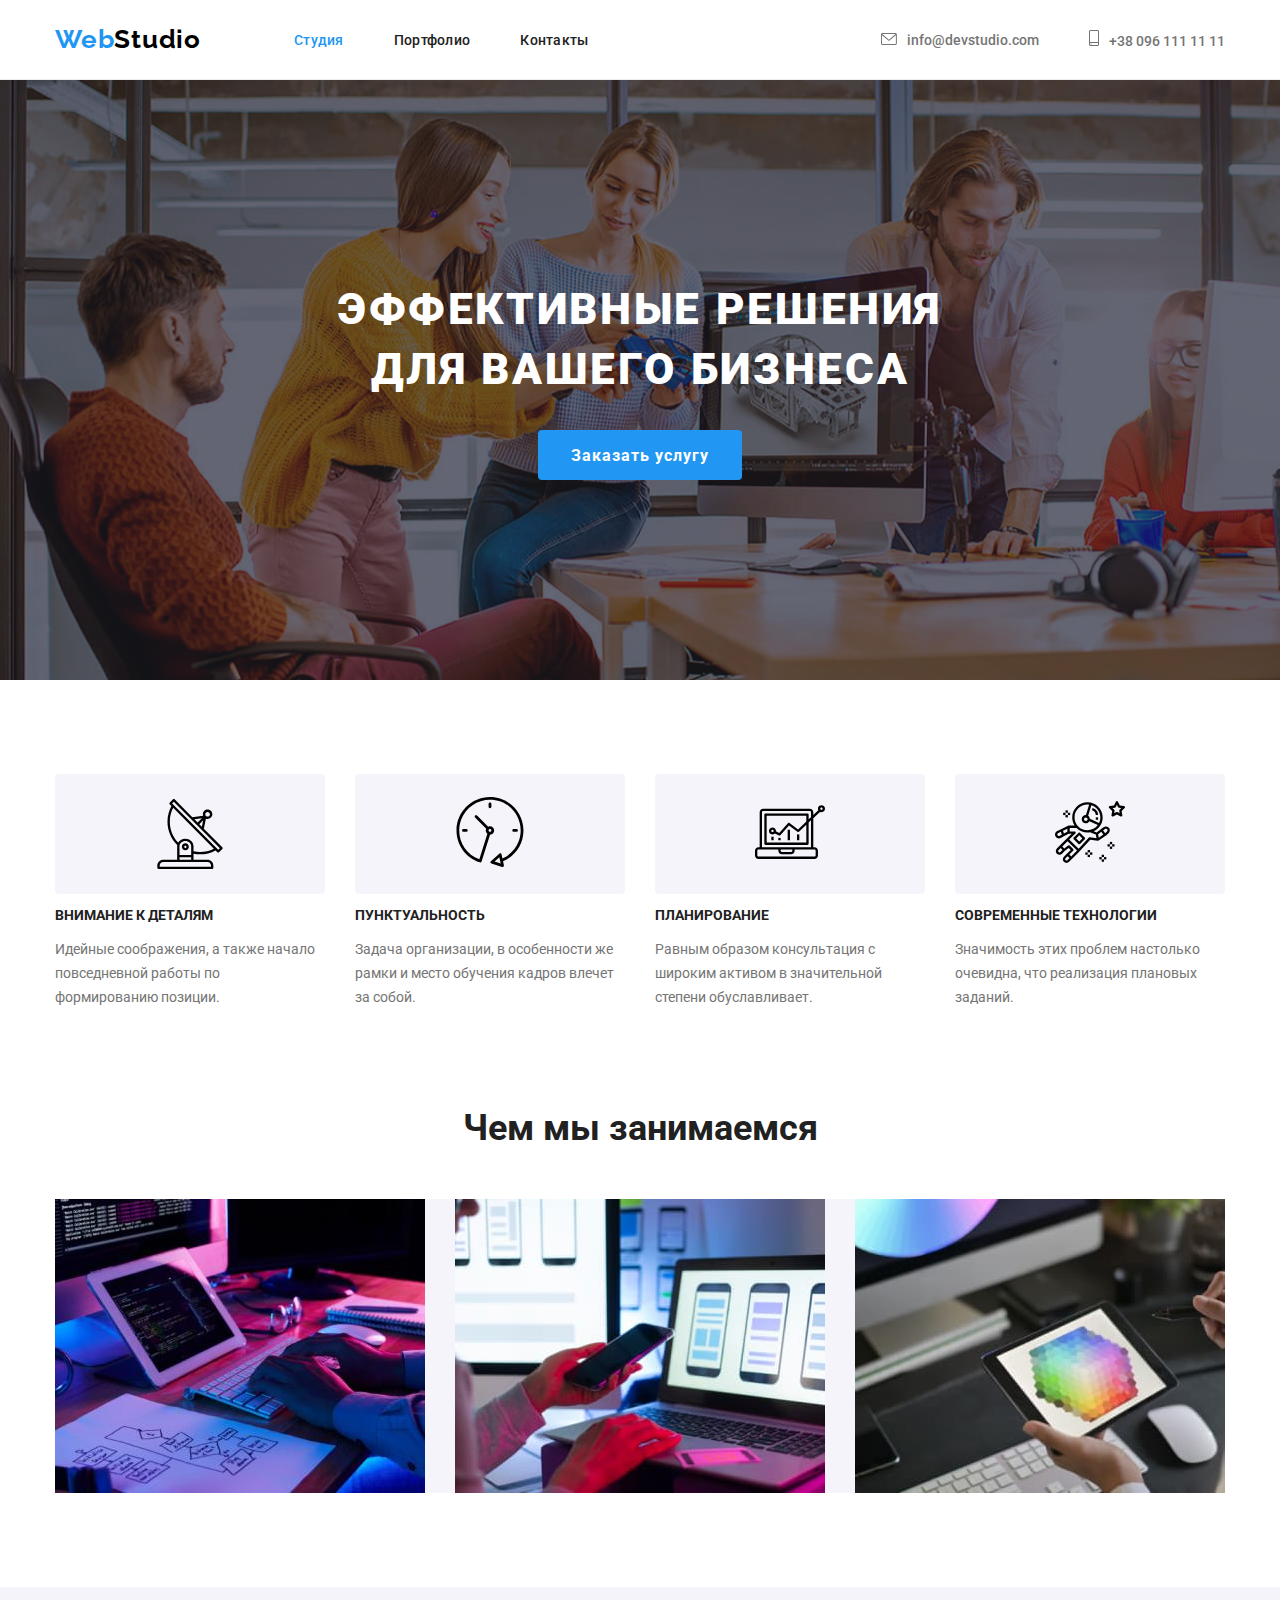
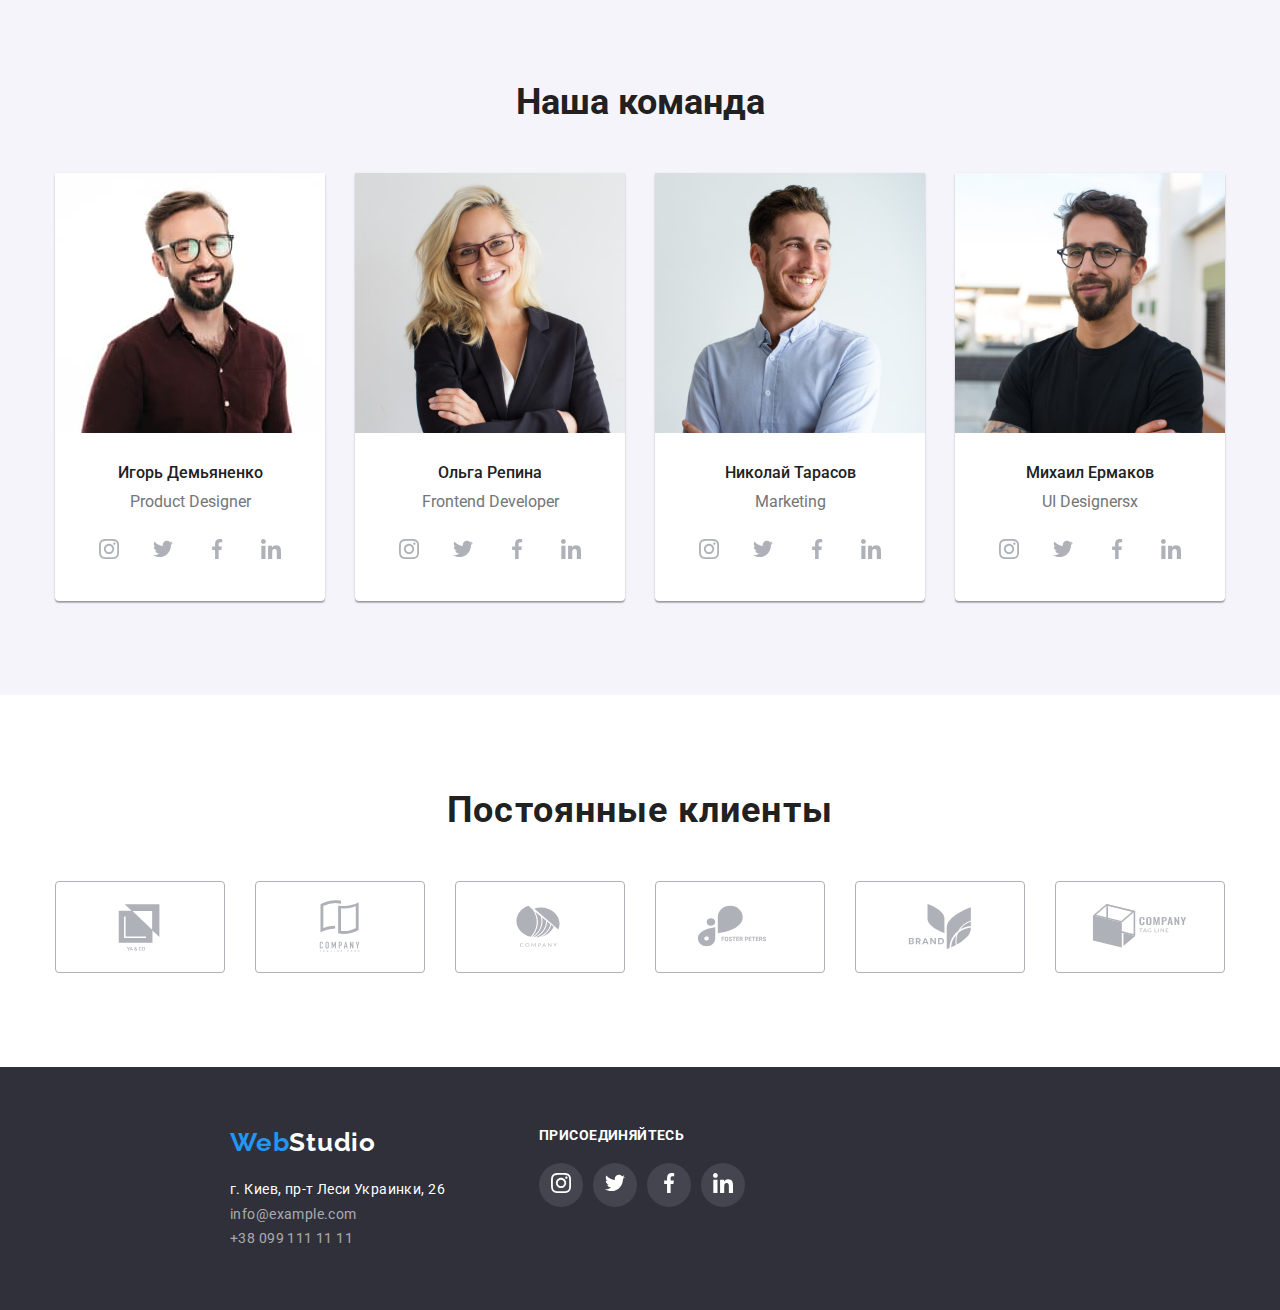
<file: index.html>
<!DOCTYPE html>
  <html lang="ru">
    <head> 
        <meta charset="UTF-8">
       
       <meta name="viewport" content="width=device-width, initial-scale=1.0">
       <title>WebStudio</title>
       <link rel="preconnect" href="https://fonts.googleapis.com">
       <link rel="preconnect" href="https://fonts.gstatic.com" crossorigin>
       <link href="https://fonts.googleapis.com/css2?family=Raleway:wght@700&family=Roboto:wght@400;500;700;900&display=swap"
         rel="stylesheet">
         <link rel="stylesheet" href="https://cdnjs.cloudflare.com/ajax/libs/modern-normalize/1.1.0/modern-normalize.min.css"
            integrity="sha512-wpPYUAdjBVSE4KJnH1VR1HeZfpl1ub8YT/NKx4PuQ5NmX2tKuGu6U/JRp5y+Y8XG2tV+wKQpNHVUX03MfMFn9Q=="
            crossorigin="anonymous" referrerpolicy="no-referrer" />
       
       <link rel="stylesheet" href="./css/stylees.css"/>
     
      
    </head>
     <body>  
      <header class="header container-header">
         <div class="container">
            <nav class="header-site-nav">
               <a href="./index.html" class="logo link">
                  <span class="header-pre-title"> Web</span>Studio
               </a>
               <ul class="list header-site-nav">
                  <li> <a class="link header-link header-current" href="./index.html">
                        Студия</a> </li>
                  <li> <a class="link header-link" href="./portfolio.html">
                        Портфолио </a> </li>
                  <li> <a class="link header-link" href="">Контакты</a> </li>
               </ul>
            </nav>
               <div class="header-connect">
                  <ul class="list header-site-nav">
                     <li class=""> 
                        
                        <a class="link header-contact" href="">
                           <svg class="site-nav-icon" width="16" height="12">
                            <use href="./images/symbol-defs.svg#icon-envelope-hover"></use>
                           </svg>info@devstudio.com
                         
                       </a>
                     
                     </li>
                     <li class=""> 
                       
                        <a class="link header-contact" href="tel:+380961111111" class="header-tel">
                           <svg class="site-nav-icon" width="10" height="16">
                            <use href="./images/symbol-defs.svg#icon-smartphone"></use>
                          </svg>+38 096 111 11 11

                        </a>
                   </li>
                  
                  </ul>
               </div>
               
            
         </div>

        
       
      </header>
         <main>
               <section class="section-hero">
                  <div class="container">
                     <h1 class="section-hero-title">Эффективные решения<br> для вашего бизнеса</h1>
                     <button class="section-hero-btn" type="button">Заказать услугу</button>
                  </div>
              </section>
               <section class="section-primery">
                  <div class="container">
                     <ul class="list section-primery-item">
                        <li>
                           <ul class="section-primery-svg list">
                              <li class="section-primery-svg-item">
                                
                               <svg class="section-primery-svg-icon" width="70" height="70">
                                  <use href="./images/symbol-defs.svg#icon-antenna"></use>
                               </svg>
                              
                              </li>
                           
                           
                           </ul>
                           <h3 class="section-primery-text-title">Внимание к деталям</h3>
                           <p class="section-primery-text">Идейные соображения, а также начало повседневной работы по формированию позиции.
                           </p>
                        </li>
                        <li>
                           <ul class="section-primery-svg list">
                              <li class="section-primery-svg-item">
                                 <a href="" class="section-primery-svg-link link">
                                    <svg class="section-primery-svg-icon" width="70" height="70">
                                       <use href="./images/symbol-defs.svg#icon-clock"></use>
                                    </svg>
                                 </a>
                              </li>
                           
                           
                           </ul>
                           <h3 class="section-primery-text-title">Пунктуальность</h3>
                           <p class="section-primery-text">Задача организации, в особенности же рамки и место обучения кадров влечет за
                              собой.</p>
                              
                        </li>
                        <li>
                           <ul class="section-primery-svg list">
                              <li class="section-primery-svg-item">
                                 <a href="" class="section-primery-svg-link link">
                                    <svg class="section-primery-svg-icon" width="70" height="70">
                                       <use href="./images/symbol-defs.svg#icon-diagram"></use>
                                    </svg>
                                 </a>
                              </li>
                           
                           
                           </ul>
                           <h3 class="section-primery-text-title">Планирование</h3>
                           <p class="section-primery-text">Равным образом консультация с широким активом в значительной степени
                              обуславливает.</p>
                        </li>
                        <li>
                           <ul class="section-primery-svg list">
                              <li class="section-primery-svg-item">
                                 <a href="" class="section-primery-svg-link link">
                                    <svg class="section-primery-svg-icon" width="70" height="70">
                                       <use href="./images/symbol-defs.svg#icon-astronaut"></use>
                                    </svg>
                                 </a>
                              </li>
                           
                           
                           </ul>
                           <h3 class="section-primery-text-title">Современные технологии</h3>
                           <p class="section-primery-text">Значимость этих проблем настолько очевидна, что реализация плановых заданий.</p>
                        </li>
                     
                     
                     </ul>
                  </div>


                   
                  </section>
                  <section class="section-description">
                     <div class="container">
                        <h2 class="section-description-title">Чем мы занимаемся</h2>
                        <ul class="work-list list">
                           <li>
                              <img src="./images/img1.jpg" alt="Писание верстки" width="370" />
                           </li>
                           <li>
                              <img src="./images/img2.jpg" alt="Адаптация тел" width="370" />
                           </li>
                           <li>
                              <img src="./images/img3.jpg" alt="Колоризация" width="370" />
                           </li>
                        </ul>
                     </div>
                      
                 </section>
                 <section class="section-team">
                  <div class="container">
                     <h2 class="section-team-title">Наша команда</h2>
                     <ul class="work-list list">
                     
                        <li class="team">
                           <img src="./images/img4.jpg" alt="Сотрудник1" width="270" />
                           <div class="team-item">
                              <h3 class="section-team-second-title">Игорь Демьяненко</h3>
                              <p class="section-team-text">Product Designer</p>
                              <ul class="team-soc list">
                                 <li class="team-soc-item">
                                    <a href="" class="team-soc-link link">
                                      <svg class="team-soc-icon" width="20" height="20">
                                     <use href="./images/symbol-defs.svg#icon-instagram-2"></use>
                                     </svg>
                                   </a>
                                 </li>
                                 <li class="team-soc-item">
                                    <a href="" class="team-soc-link link">
                                        <svg class="team-soc-icon" width="20" height="20">
                                          <use href="./images/symbol-defs.svg#icon-twitter-1"></use>
                                       </svg>
                                    </a>
                                 </li>
                                 <li class="team-soc-item">
                                    <a href="" class="team-soc-link link">
                                        <svg class="team-soc-icon" width="20" height="20">
                                          <use href="./images/symbol-defs.svg#icon-facebook-1"></use>
                                       </svg>
                                                                             
                                    </a>
                                 </li>
                                 <li class="team-soc-item">
                                    <a href="" class="team-soc-link link">
                                       <svg class="team-soc-icon" width="20" height="20">
                                          <use href="./images/symbol-defs.svg#icon-linkedin-1"></use>
                                       </svg>
                           
                                    </a>
                                 </li>
                              </ul>
                           </div>
                     
                           
                     
                        </li>
                        <li class="team">
                           <img src="./images/img5.jpg" alt="Сотрудник2" width="270" />
                           <div class="team-item">
                              <h3 class="section-team-second-title">Ольга Репина</h3>
                              <p class="section-team-text">Frontend Developer</p>
                              <ul class="team-soc list">
                                 <li class="team-soc-item">
                                    <a href="" class="team-soc-link link">
                                       <svg class="team-soc-icon" width="20" height="20">
                                          <use href="./images/symbol-defs.svg#icon-instagram-2"></use>
                                       </svg>
                                    </a>
                                 </li>
                                 <li class="team-soc-item">
                                    <a href="" class="team-soc-link link">
                                       <svg class="team-soc-icon" width="20" height="20">
                                          <use href="./images/symbol-defs.svg#icon-twitter-1"></use>
                                       </svg>
                                    </a>
                                 </li>
                                 <li class="team-soc-item">
                                    <a href="" class="team-soc-link link">
                                       <svg class="team-soc-icon" width="20" height="20">
                                          <use href="./images/symbol-defs.svg#icon-facebook-1"></use>
                                       </svg>
                              
                                    </a>
                                 </li>
                                 <li class="team-soc-item">
                                    <a href="" class="team-soc-link link">
                                       <svg class="team-soc-icon" width="20" height="20">
                                          <use href="./images/symbol-defs.svg#icon-linkedin-1"></use>
                                       </svg>
                              
                                    </a>
                                 </li>
                              </ul>
                           </div>
                        </li>

                        <li class="team">
                           <img src="./images/img6.jpg" alt="Сотрудник3" width="270" />
                           <div class="team-item">
                              <h3 class="section-team-second-title">Николай Тарасов</h3>
                              <p class="section-team-text">Marketing</p>
                              <ul class="team-soc list">
                                 <li class="team-soc-item">
                                    <a href="" class="team-soc-link link">
                                       <svg class="team-soc-icon" width="20" height="20">
                                          <use href="./images/symbol-defs.svg#icon-instagram-2"></use>
                                       </svg>
                                    </a>
                                 </li>
                                 <li class="team-soc-item">
                                    <a href="" class="team-soc-link link">
                                       <svg class="team-soc-icon" width="20" height="20">
                                          <use href="./images/symbol-defs.svg#icon-twitter-1"></use>
                                       </svg>
                                    </a>
                                 </li>
                                 <li class="team-soc-item">
                                    <a href="" class="team-soc-link link">
                                       <svg class="team-soc-icon" width="20" height="20">
                                          <use href="./images/symbol-defs.svg#icon-facebook-1"></use>
                                       </svg>
                              
                                    </a>
                                 </li>
                                 <li class="team-soc-item">
                                    <a href="" class="team-soc-link link">
                                       <svg class="team-soc-icon" width="20" height="20">
                                          <use href="./images/symbol-defs.svg#icon-linkedin-1"></use>
                                       </svg>
                              
                                    </a>
                                 </li>
                              </ul>
                           </div>
  
                        </li>

                        <li class="team">
                           <img  src="./images/img7.jpg" alt="Сотрудник4" width="270" />
                           <div class="team-item">
                              <h3 class="section-team-second-title">Михаил Ермаков</h3>
                              <p class="section-team-text">UI Designersx</p>
                              <ul class="team-soc list">
                                 <li class="team-soc-item">
                                    <a href="" class="team-soc-link link">
                                       <svg class="team-soc-icon" width="20" height="20">
                                          <use href="./images/symbol-defs.svg#icon-instagram-2"></use>
                                       </svg>
                                    </a>
                                 </li>
                                 <li class="team-soc-item">
                                    <a href="" class="team-soc-link link">
                                       <svg class="team-soc-icon" width="20" height="20">
                                          <use href="./images/symbol-defs.svg#icon-twitter-1"></use>
                                       </svg>
                                    </a>
                                 </li>
                                 <li class="team-soc-item">
                                    <a href="" class="team-soc-link link">
                                       <svg class="team-soc-icon" width="20" height="20">
                                          <use href="./images/symbol-defs.svg#icon-facebook-1"></use>
                                       </svg>
                              
                                    </a>
                                 </li>
                                 <li class="team-soc-item">
                                    <a href="" class="team-soc-link link">
                                       <svg class="team-soc-icon" width="20" height="20">
                                          <use href="./images/symbol-defs.svg#icon-linkedin-1"></use>
                                       </svg>
                              
                                    </a>
                                 </li>
                              </ul>
                           </div>

                        </li>
                     </ul>
                  </div>
                  
                </section>


               <section class="section-сlients">
                  <div class="container">
                     <h2 class="section-сlients-title">Постоянные клиенты</h2>
                     <ul class="clients-list list">
                      <li class="clients-brand list">
                         <svg class="clients-brand-icon" width="106" height="60">
                            <use href="./images/symbol-defs.svg#icon-Logo1-1"></use>
                         </svg>
                      </li>
                      <li class="clients-brand list">
                        <svg class="clients-brand-icon" width="106" height="60">
                           <use href="./images/symbol-defs.svg#icon-Logo2"></use>
                        </svg>
                      </li>
                      <li class="clients-brand list">
                        <svg class="clients-brand-icon" width="106" height="60">
                           <use href="./images/symbol-defs.svg#icon-Logo3"></use>
                        </svg>
                      </li>
                      <li class="clients-brand list">
                        <svg class="clients-brand-icon" width="106" height="60">
                           <use href="./images/symbol-defs.svg#icon-Logo4"></use>
                        </svg>
                      </li>
                      <li class="clients-brand list">
                        <svg class="clients-brand-icon" width="106" height="60">
                           <use href="./images/symbol-defs.svg#icon-Logo5"></use>
                        </svg>
                      </li>
                      <li class="clients-brand list">
                        <svg class="clients-brand-icon" width="106" height="60">
                           <use href="./images/symbol-defs.svg#icon-Logo6"></use>
                        </svg>
                      </li>


                     </ul>
                  </div>
               
               </section>
        </main>
                  <footer class="footer footer-cursor"> 
                     <div class="container">
                        <div class="footer-address ">
                           <a href="" class="logo link footer-cursor"> <span class="footer-title">Web</span>Studio </a>
                           
                           <address>
                              <ul class="footer-list list">
                                 <li class="footer-list-address"> <a href="" class="address-k link footer-cursor">г. Киев, пр-т Леси Украинки, 26</a> </li>
                                 <li class="footer-list-address"> <a href="" class="address link footer-cursor"> info@example.com</a> </li>
                                 <li class="footer-list-address"> <a href="tel:+380991111111" class="address link footer-cursor">+38 099 111 11 11</a></li>
                              </ul>
                           </address>
                        </div>
                        <div class="join">
                        
                           <h3 class="join-title">ПРИСОЕДИНЯЙТЕСЬ</h3>
                           <ul class="join-soc list">
                        
                              <li class="join-soc-item">
                                 <a href="" class="join-soc-link link">
                                    <svg class="join-soc-icon" width="20" height="20">
                                       <use href="./images/symbol-defs.svg#icon-instagram-2"></use>
                                    </svg>
                                 </a>
                              </li>
                        
                              <li class="join-soc-item">
                                 <a href="" class="join-soc-link link">
                                    <svg class="join-soc-icon" width="20" height="20">
                                       <use href="./images/symbol-defs.svg#icon-twitter-1"></use>
                                    </svg>
                                 </a>
                              </li>
                        
                              <li class="join-soc-item">
                                 <a href="" class="join-soc-link link">
                                    <svg class="join-soc-icon" width="20" height="20">
                                       <use href="./images/symbol-defs.svg#icon-facebook-1"></use>
                                    </svg>
                        
                                 </a>
                              </li>
                        
                              <li class="join-soc-item">
                                 <a href="" class="join-soc-link link">
                                    <svg class="join-soc-icon" width="20" height="20">
                                       <use href="./images/symbol-defs.svg#icon-linkedin-1"></use>
                                    </svg>
                        
                                 </a>
                              </li>
                        
                           </ul>
                        
                        </div>
                       
                     </div>
                     
                   
                        
                     
                  </footer>
     </body>
</file>
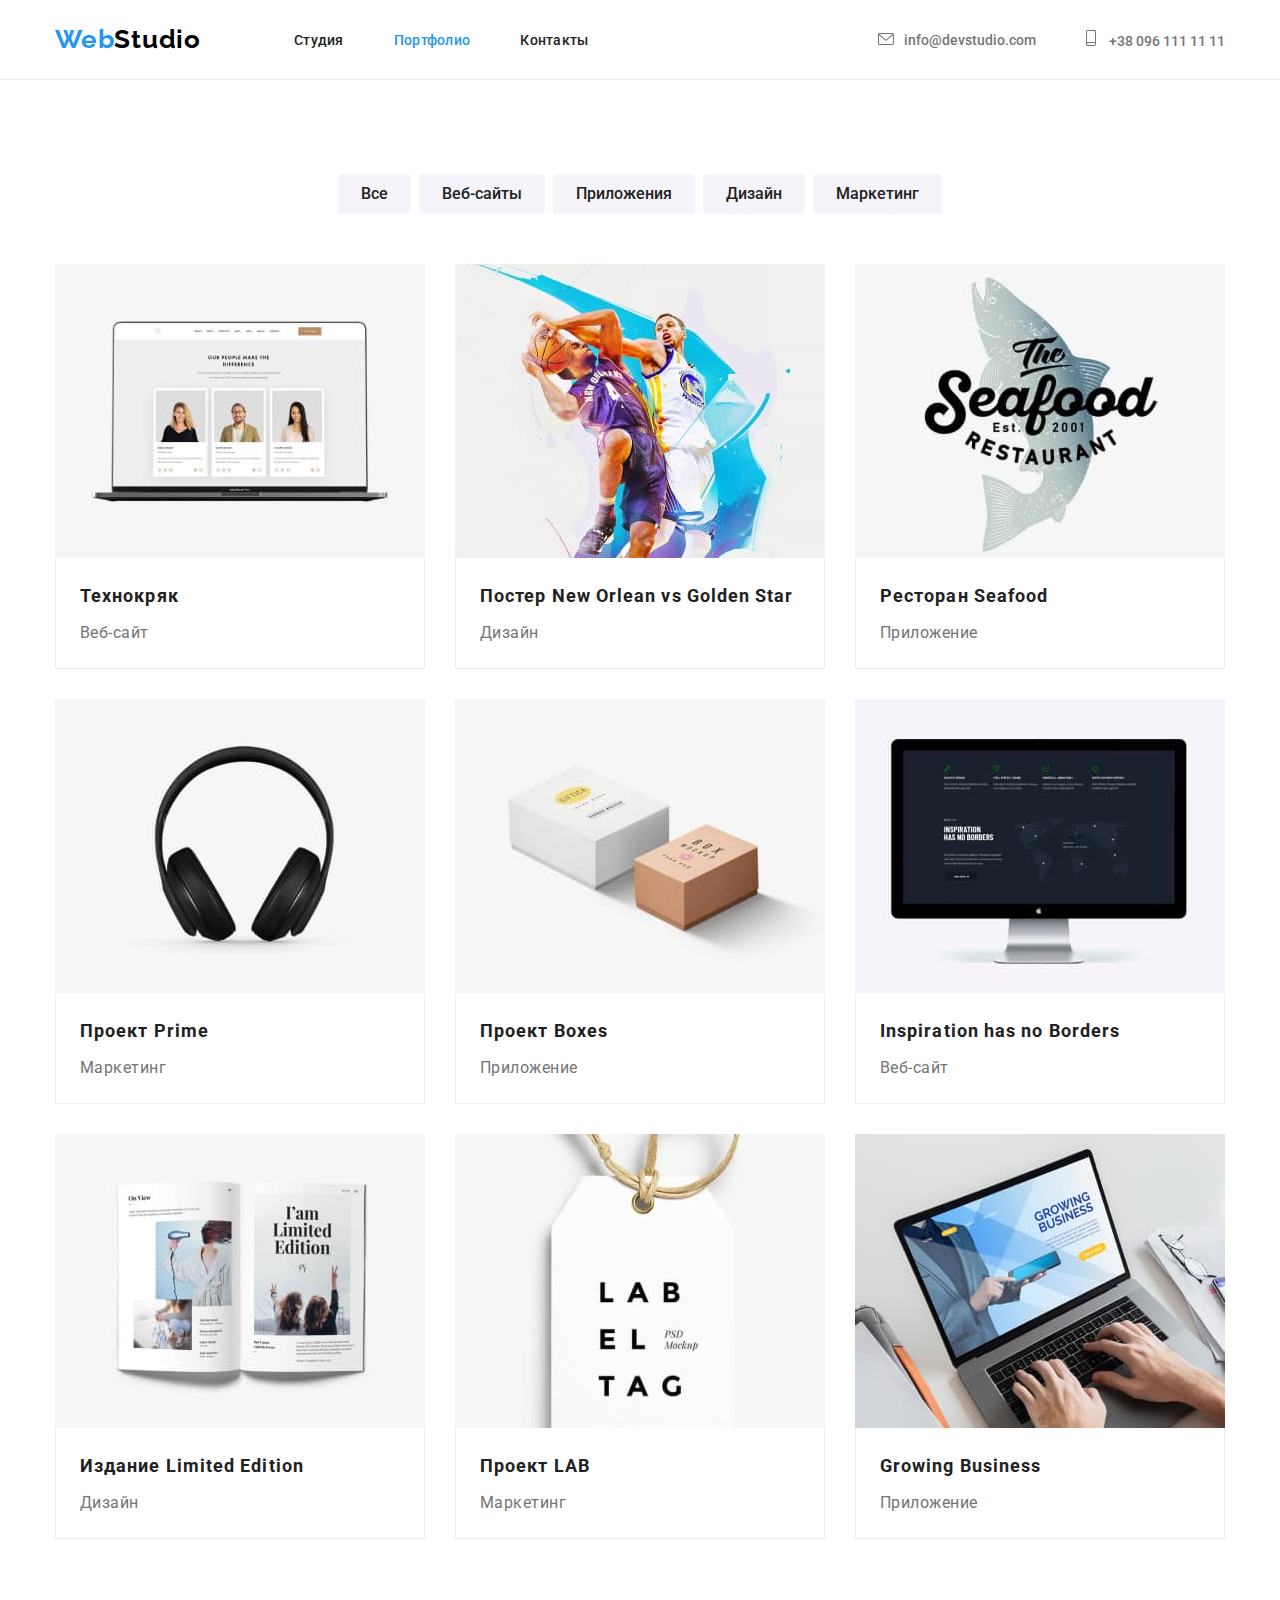
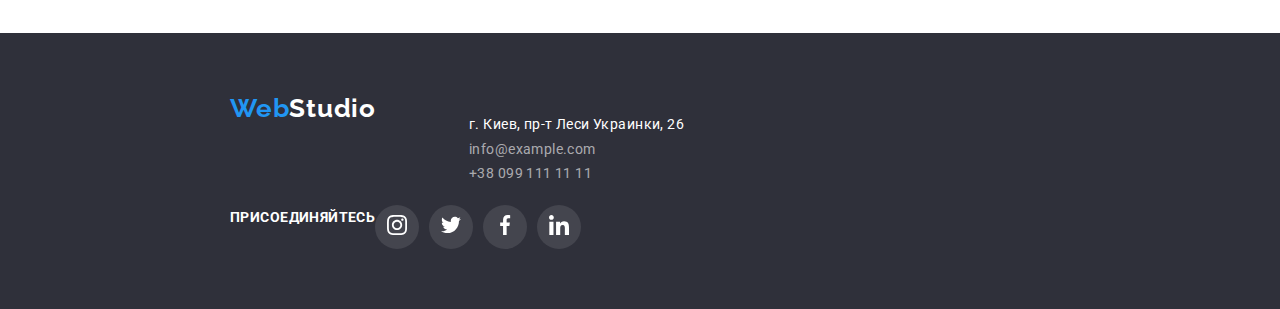
<file: portfolio.html>
<!DOCTYPE html>
<html lang="ru">
    <head>
        <meta charset="UTF-8">
    
        <meta name="viewport" content="width=device-width, initial-scale=1.0">
        <title>WebStudio</title>
        <link rel="preconnect" href="https://fonts.googleapis.com">
        <link rel="preconnect" href="https://fonts.gstatic.com" crossorigin>
        
        <link href="https://fonts.googleapis.com/css2?family=Raleway:wght@700&family=Roboto:wght@400;500;700;900&display=swap"
            rel="stylesheet">
        <link rel="stylesheet" href="https://cdnjs.cloudflare.com/ajax/libs/modern-normalize/1.1.0/modern-normalize.min.css"
            integrity="sha512-wpPYUAdjBVSE4KJnH1VR1HeZfpl1ub8YT/NKx4PuQ5NmX2tKuGu6U/JRp5y+Y8XG2tV+wKQpNHVUX03MfMFn9Q=="
            crossorigin="anonymous" referrerpolicy="no-referrer" />
        <link rel="stylesheet" href="./css/stylees.css"/>
      
    </head>
    
    <body>
        <header class="header container-header">
            <div class="container">
                <nav class="header-site-nav">
                    <a href="./index.html" class="logo link">
                        <span class="header-pre-title link"> Web</span>Studio
                    </a>
                    <ul class="list header-site-nav">
                        <li> <a class="link header-link" href="./index.html">Студия</a> </li>
                        <li> <a class="link header-link header-current" href="./portfolio.html">Портфолио </a> </li>
                        <li> <a class="link header-link" href="">Контакты</a> </li>
                    </ul>
                </nav>
                <div class="header-connect">
                    <ul class="list header-site-nav">
                        <li class="">
                            
                            
                            
                            <a class="link header-contact" href="">
                                <svg class="site-nav-icon" width="16" height="12">
                                 <use href="./images/symbol-defs.svg#icon-envelope-hover"></use>
                                </svg>info@devstudio.com
                            </a> 
                        </li>
                        <li class="">
                           
                             <a class="link header-contact header-tel" href="tel:+380961111111">
                                <svg class="site-nav-icon" width="10" height="16">
                                 <use href="./images/symbol-defs.svg#icon-smartphone"></use>
                              </svg>
                             +38 096 111 11 11
                          </a>
                       </li>
                    
                    </ul>
                    
                </div>
                
            </div>
            
       </header>
        <main>
            <section class="main-look link">
                <div class="container">
                    <h1 class="visually-hidden">Фильтр</h1>
                    <ul class=" list main-look-button">
                        <li><button type="button" class="main-look-btn">Все</button></li>
                        <li><button type="button" class="main-look-btn">Веб-сайты</button> </li>
                        <li><button type="button" class="main-look-btn">Приложения</button></li>
                        <li><button type="button" class="main-look-btn">Дизайн</button></li>
                        <li><button type="button" class="main-look-btn">Маркетинг</button> </li>
                    </ul>
                    
                    
                    <ul class="gallery-list list">
                        <li class="gallery-item">
                            <img src="./images/portfolio1.jpg" alt="открытая страница" width="370" />
                            <div class="gallery-item-text">
                                <h2 class="gallery-title">Технокряк</h2>
                                <p class="gallery-text">Веб-сайт</p>
                            </div>

                            
                    
                        </li>
                        <li class="gallery-item">
                            <img src="./images/portfolio2.jpg" alt="один забирает боскатбльный мячь у другого" width="370" />
                            <div class="gallery-item-text">
                                <h2 class="gallery-title">Постер <span>New Orlean vs Golden Star</span> </h2>
                                <p class="gallery-text">Дизайн</p>
                            </div>
                            
                    
                    
                        </li>
                        <li class="gallery-item">
                            <img src="./images/portfolio3.jpg" alt="приложение рнсторана" width="370" />
                            <div class="gallery-item-text">
                                <h2 class="gallery-title">Ресторан <span>Seafood</span></h2>
                                <p class="gallery-text">Приложение</p>
                            </div>
                            
                    
                        </li>
                        <li class="gallery-item">
                            <img src="./images/portfolio4.jpg" alt="Проект приватный" width="370" />
                            <div class="gallery-item-text">
                                <h2 class="gallery-title">Проект <span>Prime</span></h2>
                                <p class="gallery-text">Маркетинг</p>
                            </div>
                            
                    
                    
                        </li>
                        <li class="gallery-item">
                            <img src="./images/portfolio5.jpg" alt="Проект коробка" width="370">
                            <div class="gallery-item-text">
                                <h2 class="gallery-title">Проект <span>Boxes</span></h2>
                                <p class="gallery-text">Приложение</p>
                            </div>
                            
                    
                        </li>
                        <li class="gallery-item">
                            <img src="./images/portfolio6.jpg" alt="экран с открытым сайт" width="370" />
                            <div class="gallery-item-text">
                                <h2 class="gallery-title"> <span>Inspiration has no Borders</span></h2>
                                <p class="gallery-text">Веб-сайт</p>
                            </div>
                            
                    
                        </li>
                        <li class="gallery-item">
                            <img src="./images/portfolio7.jpg" alt="раскрытый журнал" width="370" />
                            <div class="gallery-item-text">
                                <h2 class="gallery-title">Издание <span>Limited Edition</span></h2>
                                <p class="gallery-text">Дизайн</p>
                            </div>
                            
                    
                        </li>
                        <li class="gallery-item">
                            <img src="./images/portfolio8.jpg" alt="этикетка" width="370" />
                            <div class="gallery-item-text">
                                <h2 class="gallery-title">Проект <span>LAB</span></h2>
                                <p class="gallery-text">Маркетинг</p>
                            </div>
                            
                    
                    
                        </li>
                        <li class="gallery-item">
                            <img src="./images/portfolio9.jpg" alt="страница для входа" width="370" />
                            <div class="gallery-item-text">
                                <h2 class="gallery-title"><span>Growing Business</span></h2>
                                <p class="gallery-text">Приложение</p>
                            </div>
                            
                    
                        </li>
                    </ul>
                </div>

            </section>
    
       
     



        </main>
        <footer class="footer footer-cursor">
            <div class="container">
                <a href="" class="logo link footer-cursor"> <span class="footer-title link">Web</span>Studio </a>
                
                <address>
                    <ul class="footer-list list">
                        <li> <a href="" class="address-k link footer-cursor">г. Киев, пр-т Леси Украинки, 26</a> </li>
                        <li class=""> <a href=" " class="address link footer-cursor"> info@example.com</a> </li>
                        <li class=""> <a href="tel:+380991111111" class="address link footer-cursor ">+38 099 111 11 11</a></li>
                    </ul>
                </address>
            </div>
            <div class="container">
            
                <h3 class="join-title">ПРИСОЕДИНЯЙТЕСЬ</h3>
                <ul class="join-soc list">
            
                    <li class="join-soc-item">
                        <a href="" class="join-soc-link link">
                            <svg class="join-soc-icon" width="20" height="20">
                                <use href="./images/symbol-defs.svg#icon-instagram-2"></use>
                            </svg>
                        </a>
                    </li>
            
                    <li class="join-soc-item">
                        <a href="" class="join-soc-link link">
                            <svg class="join-soc-icon" width="20" height="20">
                                <use href="./images/symbol-defs.svg#icon-twitter-1"></use>
                            </svg>
                        </a>
                    </li>
            
                    <li class="join-soc-item">
                        <a href="" class="join-soc-link link">
                            <svg class="join-soc-icon" width="20" height="20">
                                <use href="./images/symbol-defs.svg#icon-facebook-1"></use>
                            </svg>
            
                        </a>
                    </li>
            
                    <li class="join-soc-item">
                        <a href="" class="join-soc-link link">
                            <svg class="join-soc-icon" width="20" height="20">
                                <use href="./images/symbol-defs.svg#icon-linkedin-1"></use>
                            </svg>
            
                        </a>
                    </li>
            
                </ul>
            
            </div>

            
        </footer>
        </body>







</html>
</file>
<file: css/stylees.css>
:root {
    --title-text-color: #212121;
    --primary-text-color: #757575;
    --accent-color: #2196F3;
}
html {
    box-sizing: border-box;
}

*,
*::before,
*::after {
    box-sizing: inherit;
}
body {
    font-family: 'Roboto',sans-serif;
    background-color: #FFFFFF;
    color: var(--primary-text-color);
    margin: 0;
    
}
.work-list
{
background-color: #ffffff;
}
.work-list:nth-child(2n){
    background-color:#F5F4FA;
}



.list {
    list-style: none;
    padding: 0;
    margin: 0;
}
.link{
    text-decoration: none;
}

.container{
    width: 1200px;
    margin-left: auto;
    margin-right: auto;
    padding-left: 15px;
    padding-right: 15px;
    
}
img{
    display: block;
}
/*------------LOGO----*/
.logo .header-pre-title {
    color: var(--accent-color);

}
.logo {
    font-family: 'Raleway',sans-serif;
    font-weight: 700;
    font-size: 26px;
    line-height: calc(31/26);
    letter-spacing: 0.03em;
    margin-right: 93px;
    
    
   
}
header{
    border-bottom: 1px solid #ECECEC;
}
.header>.container{
    display: flex;
    align-items: center;
     /*выравнивание на один уровень*/
   
   
}

.header-site-nav {
    display: flex;
    align-self: center;
    
}
.container-header{
    padding-top: 24px;
    padding-bottom: 24px;
}
.header-site-nav>li:not(:last-child){
    margin-right: 50px;
    

    
}
.header-connect{
    margin-left: auto;
    align-items: center;
}
.header-site-nav .logo{
    color: #000000;
}
.header-link:hover,
.header-link:focus {
    color: var(--accent-color);
    
}

 
.header-link{
    color: var(--title-text-color);
    font-weight: 500;
    font-size: 14px;
    line-height: calc(16/14);
    letter-spacing: 0.02em;
    
   
}




.header-current {
    color: var(--accent-color);
}
.header-contact:hover,
.header-contact:focus {
    color: var(--accent-color);
}

.header-contact:hover .site-nav-icon{
 fill:#2196F3;
}

.header-contact {
 color: var(--primary-text-color);
 font-weight: 500;
 font-size: 14px;
 line-height: calc(16/14);
 
 
}
.site-nav-icon{
   margin-right: 10px;
   fill: #757575
}


   


/* Секция эфективные решения*/

.section-hero{
        background-color: #2F303A;
        text-align: center;
       
        padding-top: 200px;
        padding-bottom: 200px;
        background-image:linear-gradient(
        rgba(47, 48, 58, 0.4),
        rgba(47, 48, 58, 0.4)),
           url(../images/bg-hero.jpg);
        max-width: 1600px;
        margin: 0 auto;

        
}

.section-hero-title{
    font-weight: 900;
    font-size: 44px;
    line-height: 1.36;
    color: #FFFFFF;
    
    letter-spacing: 0.06em;
    text-transform: uppercase;
    margin-top: 0;
    margin-bottom: 30px;
    padding-top: 0;
    padding-bottom: 0;
}
     
/*Заказать услугу*/
.section-hero-btn
{
    background:var(--accent-color);
    font-family:inherit;
    font-weight: 700;
    font-size: 16px;
    line-height:calc(30/16);
    color: #ffffff;
    cursor: pointer;
    letter-spacing: 0.06em;
}
.section-hero-btn:hover,
.section-hero-btn:focus{
   background: #2196F3;
   color: #FFFFFF;
}
.section-hero-btn{
    display: inline-block;
    padding: 10px 32px ;
    border-radius: 4px;
    text-align: center;
    border: 1px solid transparent;
    min-width: 200px;
    height: 50px;
    
}
.section-primery{
    padding-top: 94px;
    padding-bottom: 94px
}
.section-primery-item {
    
    color: var(--primary-text-color);
    display: flex;
    gap:30px;
    
}


.section-primery-svg-item{
    width: 270px;
    height: 120px;
    background: #F5F4FA;
    border-radius: 4px;display: flex;
    justify-content: center;
    align-items: center;
    
}
.section-primery-text-title {

    font-weight: 700;
    font-size: 14px;
    line-height: 1.14;
    text-transform: uppercase;
    color: #212121;
    width: 270px;
    height: 16px;
    text-align: left;
}
.section-primery-text {
 color: var(--primary-text-color);
 font-size: 14px;
 line-height: 1.71;
 margin-top: 10px;
 width: 270px;
 height: 75px;
 text-align: left;
     
}
.section-description{
    
    padding-bottom: 94px;
}
.work-list
{   display: flex;
    text-align: center;
    gap: 30px;
}

.section-description-title{ 
    color: var(--title-text-color);
    font-weight: 700;
    font-size: 36px;
    line-height: calc(42/36);
    margin-top: 0;
    margin-bottom: 50px;
    text-align: center;

}
/*--------Наша Каманда----*/
.section-team{
    margin-top: 0;
    margin-bottom:0;
    padding-top: 94px;
    padding-bottom: 94px; /*как писать padding для img?*/
    background: #F5F4FA;
}
.team {
background: #FFFFFF;
    /* material shadow v1 */
 box-shadow: 0px 1px 3px rgba(0, 0, 0, 0.12), 
 0px 1px 1px rgba(0, 0, 0, 0.14),
  0px 2px 1px rgba(0, 0, 0, 0.2);
    border-radius: 0px 0px 4px 4px;

}
.team-soc-icon {
    display: flex;
    justify-content: center;
    align-items: center;
}
.team-item{
    padding-top:  30px; ;
 ;

}
.section-team-title{
    color: var(--title-text-color);
    font-weight: 700;
    font-size: 36px;
    line-height: calc(42/36);
    margin-top: 0;
    margin-bottom: 50px;
    
    
    text-align: center;
}
.section-team-second-title{

        font-weight: 500;
        font-size: 16px;
        line-height: calc(19/16);
        color: #212121;
        margin-top: 0;
        margin-bottom: 0;
}
.section-team-text{
    
        font-size: 16px;
        line-height: calc(19/16);
        margin-top: 10px;
        margin-bottom: 16px;
      
}
.team-soc{
    display: flex;
    justify-content: center;
    gap: 10px;
  
}

.team-soc-link{
    width: 44px;
    height: 44px;
    border-radius: 50%;
    background: #ffffff;
    display:flex;
    justify-content: center;
    align-items: center;
}
.team-soc-link:hover,
.team-soc-link:focus
{
 background-color:#2196F3;

}
.team-soc-link:hover ,
.team-soc-link:focus .team-soc-icon{
    fill: #FFFFFF;
}
.team-soc-icon{
    fill: #AFB1B8;
}
.team-soc-item{
    margin-bottom: 30px;
}
.section-сlients {
    margin-top: 94px;
    margin-bottom: 94px;
}

.section-сlients-title {
    color: var(--title-text-color);
    font-family: 'Roboto';
    font-style: normal;
    font-weight: 700;
    font-size: 36px;
    line-height: calc(42/36);
    text-align: center;
    letter-spacing: 0.03em;
}

.clients-list {
    display: flex;
    justify-content: center;
    align-items: center;
    gap: 30px;
    margin-top: 50px;
    
}

.clients-brand {
    width: 170px;
    height: 92px;
    border-radius: 4px;
    
    display: flex;
    justify-content: center;
    align-items: center;
    border: 1px solid #AFB1B8;
    
} 
.clients-brand:hover,
.clients-brand:focus
{
    border: 1px solid #2196F3;
}
.clients-brand:hover .clients-brand-icon{
    fill: #2196F3;
}
.clients-brand-icon{
    fill: #AFB1B8;
}

.footer{
    background: #2F303A;
    padding-top: 60px;
    padding-bottom: 60px;
    
    
}
.footer >.container{
    display: flex;
    margin-left: 215px;
}

.footer-cursor{
    cursor:none;
}
.footer .logo{
    color: #FFFFFF;
    

   
}
.footer-list{
    margin-top: 20px;
}
.footer-title{
    color:var(--accent-color);
}
.footer-list-address:nth-child(){
    margin-top: 0px;
    margin-bottom: 9px;
}
.footer .address{

        color: rgba(255, 255, 255, 0.6);
        font-style: normal;
        font-size: 14px;
        line-height: calc(24/14);
        letter-spacing: 0.03em;
        
}

.footer .address-k{
    color: #FFFFFF;
    font-style: normal;
    font-weight: 400;
    font-size: 14px;
    line-height: 1.71;
    letter-spacing: 0.03em;
   
}
.join{
    margin-left: 70px;

}

.join-soc{
  display: flex;
  justify-content: center;
  align-items: center;
  margin-top: 20px;
  gap: 10px;
  
}
.join-title{
    display: flex;
    
    align-items: center;
    font-family: 'Roboto';
    
       
 font-weight: 700;
 font-size: 14px;
 line-height:calc(16/14);
 letter-spacing: 0.03em;
 color: #ffffff ;
 margin-top: 0;
 margin-bottom: 0;
}
/*.team-soc-link {
    width: 44px;
    height: 44px;
    border-radius: 50%;
    background: #ffffff;
    display: flex;
    justify-content: center;
    align-items: center;
}

.team-soc-link:hover {
    background-color: #2196F3;

}

.team-soc-link:hover .team-soc-icon {
    fill: #FFFFFF;*/
.join-soc-item{
    width: 44px;
    height: 44px;
    border-radius: 50%;
    background: 
    rgba(255, 255, 255, 0.1);
 
    display: flex;
    justify-content: center;
    align-items: center;
    
}
.join-soc-item:hover {
    background-color:var(--accent-color);
}
.join-soc-icon{
    fill:#ffffff;
    
}



.visually-hidden {
    /* Contain text within 1px box */
    height: 1px;
    overflow: hidden;
    width: 1px;
    /* Keep the layout */
    position: absolute;
    /* Remove any visible trace (e.g. background color) */
    clip: rect(1px 1px 1px 1px);
    /* IE6, IE7 */
    clip: rect(1px, 1px, 1px, 1px);
    clip-path: inset(50%);
    /* browsers in the future */
    /* Prevent the screen reader to skip spaces between words */
    white-space: nowrap;
}
.main-look-button{
    display: flex;
    
    gap: 8px;
    justify-content: center;
   
}
.main-look{
    padding-top: 94px;
    padding-bottom: 94px;
}
.main-look-btn{
    background: #F5F4FA;
    color: var(--title-text-color);
    font-family:'Roboto',sans-serif;
    font-weight: 500;
    font-size: 16px;
    line-height:1.62;
    cursor: pointer;
    min-width: 73px;
    text-align: center;
    padding: 6px 22px;
    border-radius: 4px;
    border: 1px solid transparent;
    
    
   
    margin-bottom: 0;
    
}
.main-look-btn:hover,
.main-look-btn:focus{
    background: #2196F3;
    color: #ffffff;
    box-shadow: 0px 3px 1px rgba(0, 0, 0, 0.1),
     0px 1px 2px rgba(0, 0, 0, 0.08),
      0px 2px 2px rgba(0, 0, 0, 0.12);
}
h2,
p{
    margin-top: 0;
    margin-bottom: 0;
}
.gallery-list{
    display: flex;
    gap:30px;
    margin-top: 50px;
    flex-wrap:wrap; 
}
.gallery-item{
    width: calc ((100% - 60px)/3); 
   
}
.gallery-item:hover
{
  box-shadow: 0px 1px 1px rgba(0, 0, 0, 0.12),
  0px 4px 4px rgba(0, 0, 0, 0.06),
   1px 4px 6px rgba(0, 0, 0, 0.16);
}
.gallery-item-text{
  padding: 20px 24px;
  border-left: 1px solid #EEEEEE;
  border-right: 1px solid #EEEEEE;
  border-bottom: 1px solid #EEEEEE;
}
.gallery-title{
    font-weight: 700;
    font-size: 18px;
    line-height:2;
    color:var(--title-text-color);
    letter-spacing: 0.06em;
   
}
.gallery-text{
    font-size: 16px;
    line-height: 1.87;
    color: var(--primary-text-color);
    letter-spacing: 0.03em;
    margin-top: 4px;
 

}


/*основной цвет #212121;
/* второй цвет #757575;
/* logo #FFFFFF ; #2196F3;
/*nav footer(255, 255, 255, 0.6);
/* при нажатии #2196F3
</file>
